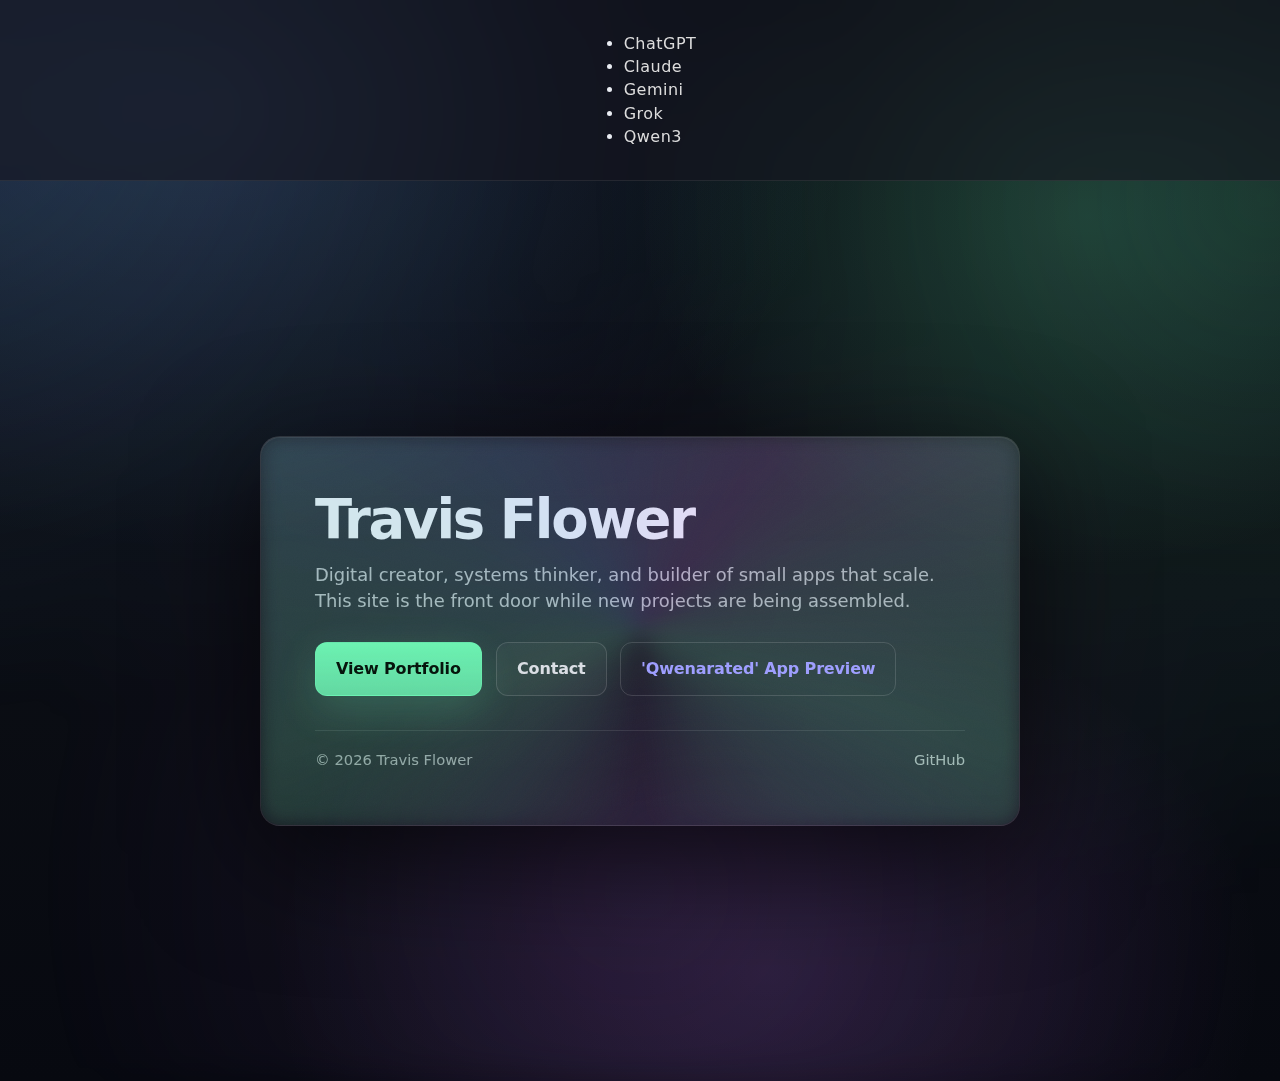
<file: index.html>
<!doctype html>
<html lang="en">
<head>
  <meta charset="utf-8" />
  <title>Travis Flower</title>
  <meta name="viewport" content="width=device-width, initial-scale=1" />
  <meta name="description" content="Travis Flower — digital creator, strategist, and builder." />

  <link rel="stylesheet" href="style.css" />

  <!-- Social preview (Open Graph) -->
<meta property="og:title" content="Travis Flower" />
<meta property="og:description" content="Digital builder. Systems thinker. Shipping small apps that scale." />
<meta property="og:type" content="website" />
<meta property="og:url" content="https://shinralab.github.io/travisflower/" />
<meta property="og:image" content="https://shinralab.github.io/travisflower/ogbg.png" />

<!-- Twitter / X card -->
<meta name="twitter:card" content="summary_large_image" />
<meta name="twitter:title" content="Travis Flower" />
<meta name="twitter:description" content="Digital builder. Systems thinker. Shipping small apps that scale." />
<meta name="twitter:image" content="https://shinralab.github.io/travisflower/ogbg.png" />

</head>
<style>
  nav.bottom-nav {
    position: sticky;
    top: 0;
    display: flex;
    justify-content: center;
    gap: 2rem;
    padding: 1rem 2rem;
    backdrop-filter: blur(12px);
    background: rgba(20, 20, 30, 0.6);
    border-bottom: 1px solid rgba(255, 255, 255, 0.08);
    z-index: 1000;
  }

  nav.bottom-nav a {
    position: relative;
    text-decoration: none;
    font-weight: 500;
    color: #ddd;
    letter-spacing: 0.5px;
    transition: color 0.3s ease;
  }

  nav.bottom-nav a::after {
    content: "";
    position: absolute;
    left: 0;
    bottom: -4px;
    width: 0%;
    height: 2px;
    background: linear-gradient(90deg, #00f5ff, #ff00c8);
    transition: width 0.3s ease;
  }

  nav.bottom-nav a:hover {
    color: #fff;
  }

  nav.bottom-nav a:hover::after {
    width: 100%;
  }
</style>

<body>
  <nav class="bottom-nav">
  <ul>
    <li><a href="https://www.travisflower.com/chatgpt.html">ChatGPT</a></li>
    <li><a href="https://www.travisflower.com/Claude/index.html">Claude</a></li>
    <li><a href="https://www.travisflower.com/gemini.html">Gemini</a></li>
    <li><a href="https://www.travisflower.com/grok.html">Grok</a></li>
    <li><a href="https://www.travisflower.com/Qwen.html">Qwen3</a></li>
  </ul>
</nav>
  
  <main class="wrap">
    <section class="card">
      <h1 class="title">Travis Flower</h1>

      <p class="subtitle">
        Digital creator, systems thinker, and builder of small apps that scale.
        This site is the front door while new projects are being assembled.
      </p>

      <div class="cta">
        <a class="btn primary" href="https://shinrahub.com">View Portfolio</a>
        <a class="btn secondary" href="mailto:rtravisflower@gmail.com">Contact</a>
        <a class="btn tertiary" href="https://www.travisflower.com/genartapp.html">'Qwenarated' App Preview</a>
      </div>

      <footer class="footer">
        <span>© <span id="year"></span> Travis Flower</span>
        <a href="https://github.com/shinralab">GitHub</a>
        <script type='text/javascript' src='https://storage.ko-fi.com/cdn/widget/Widget_2.js'></script><script type='text/javascript'>kofiwidget2.init('Buy me a coffee?', '#5bd642', 'X8X01O19YB');kofiwidget2.draw();</script> 
      </footer>
    </section>
  </main>

  <script>
    document.getElementById('year').textContent = new Date().getFullYear();
  </script>
</body>
</html>
</file>
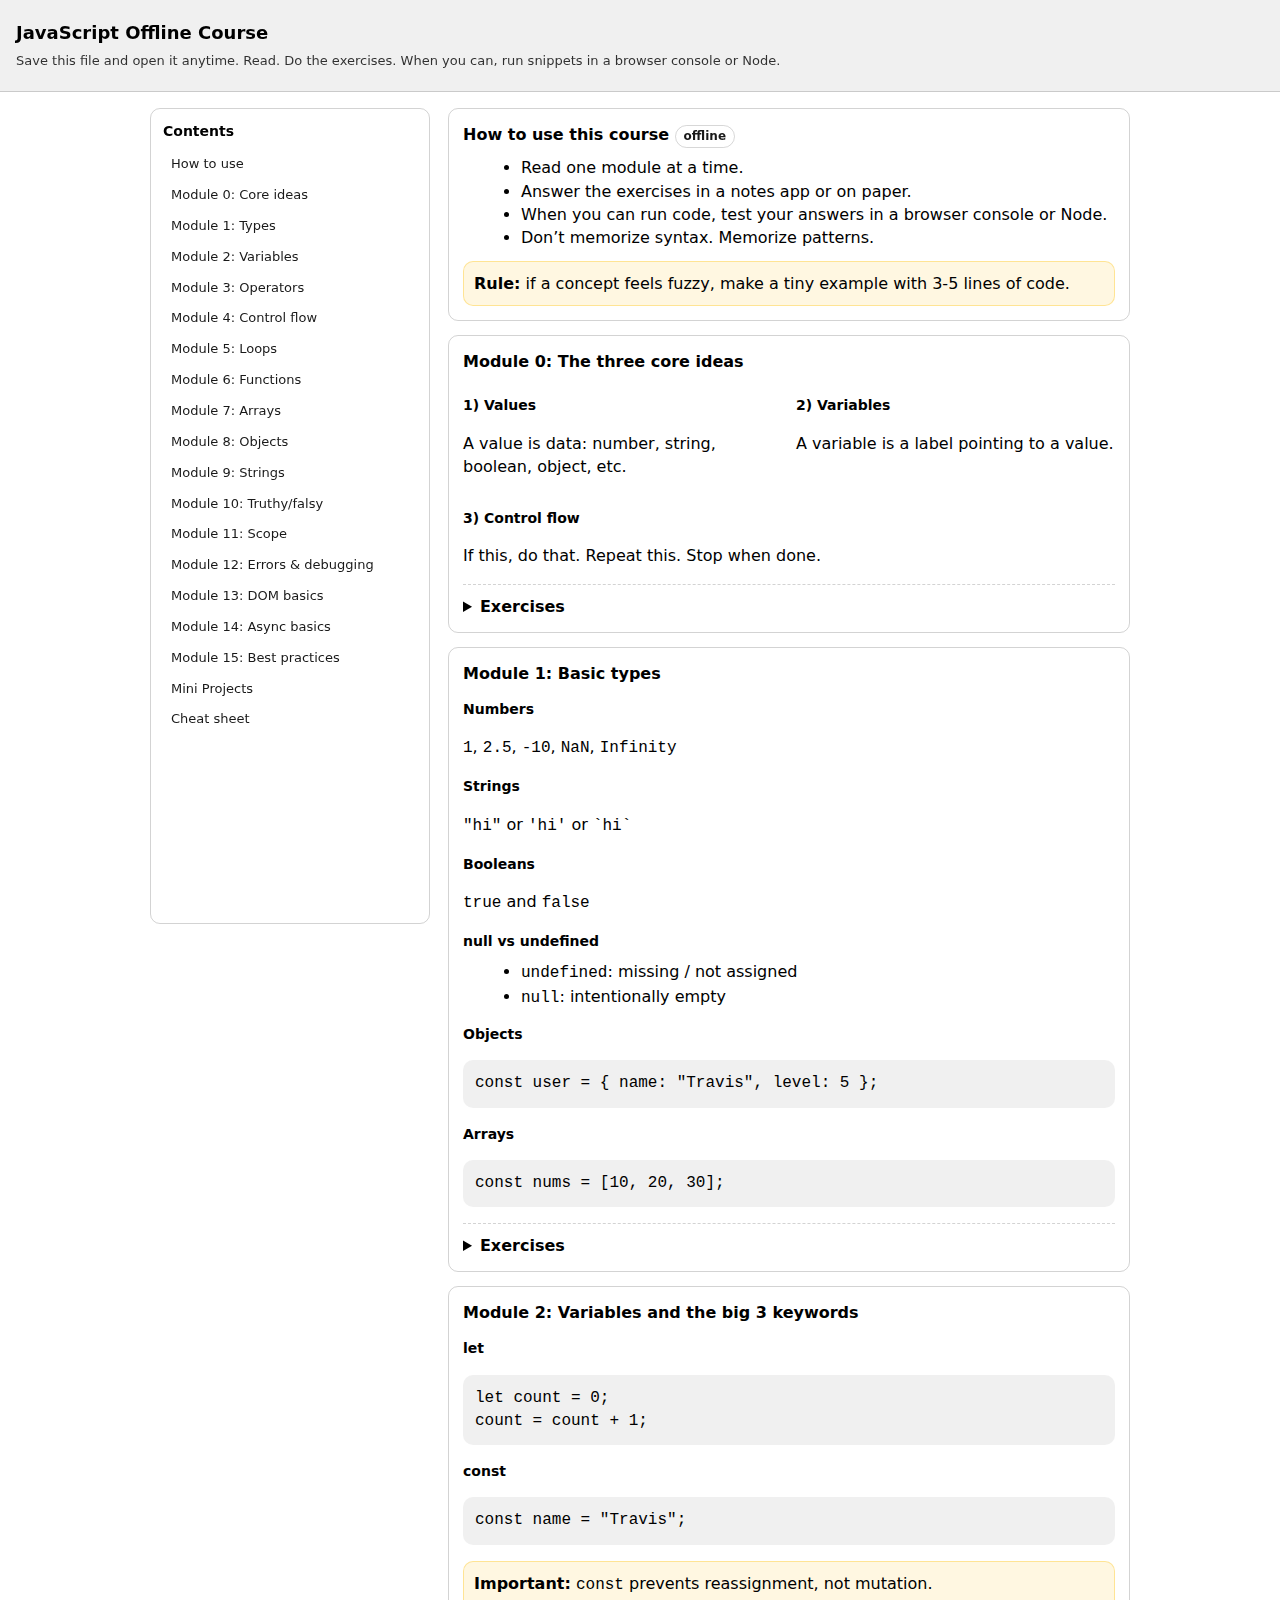
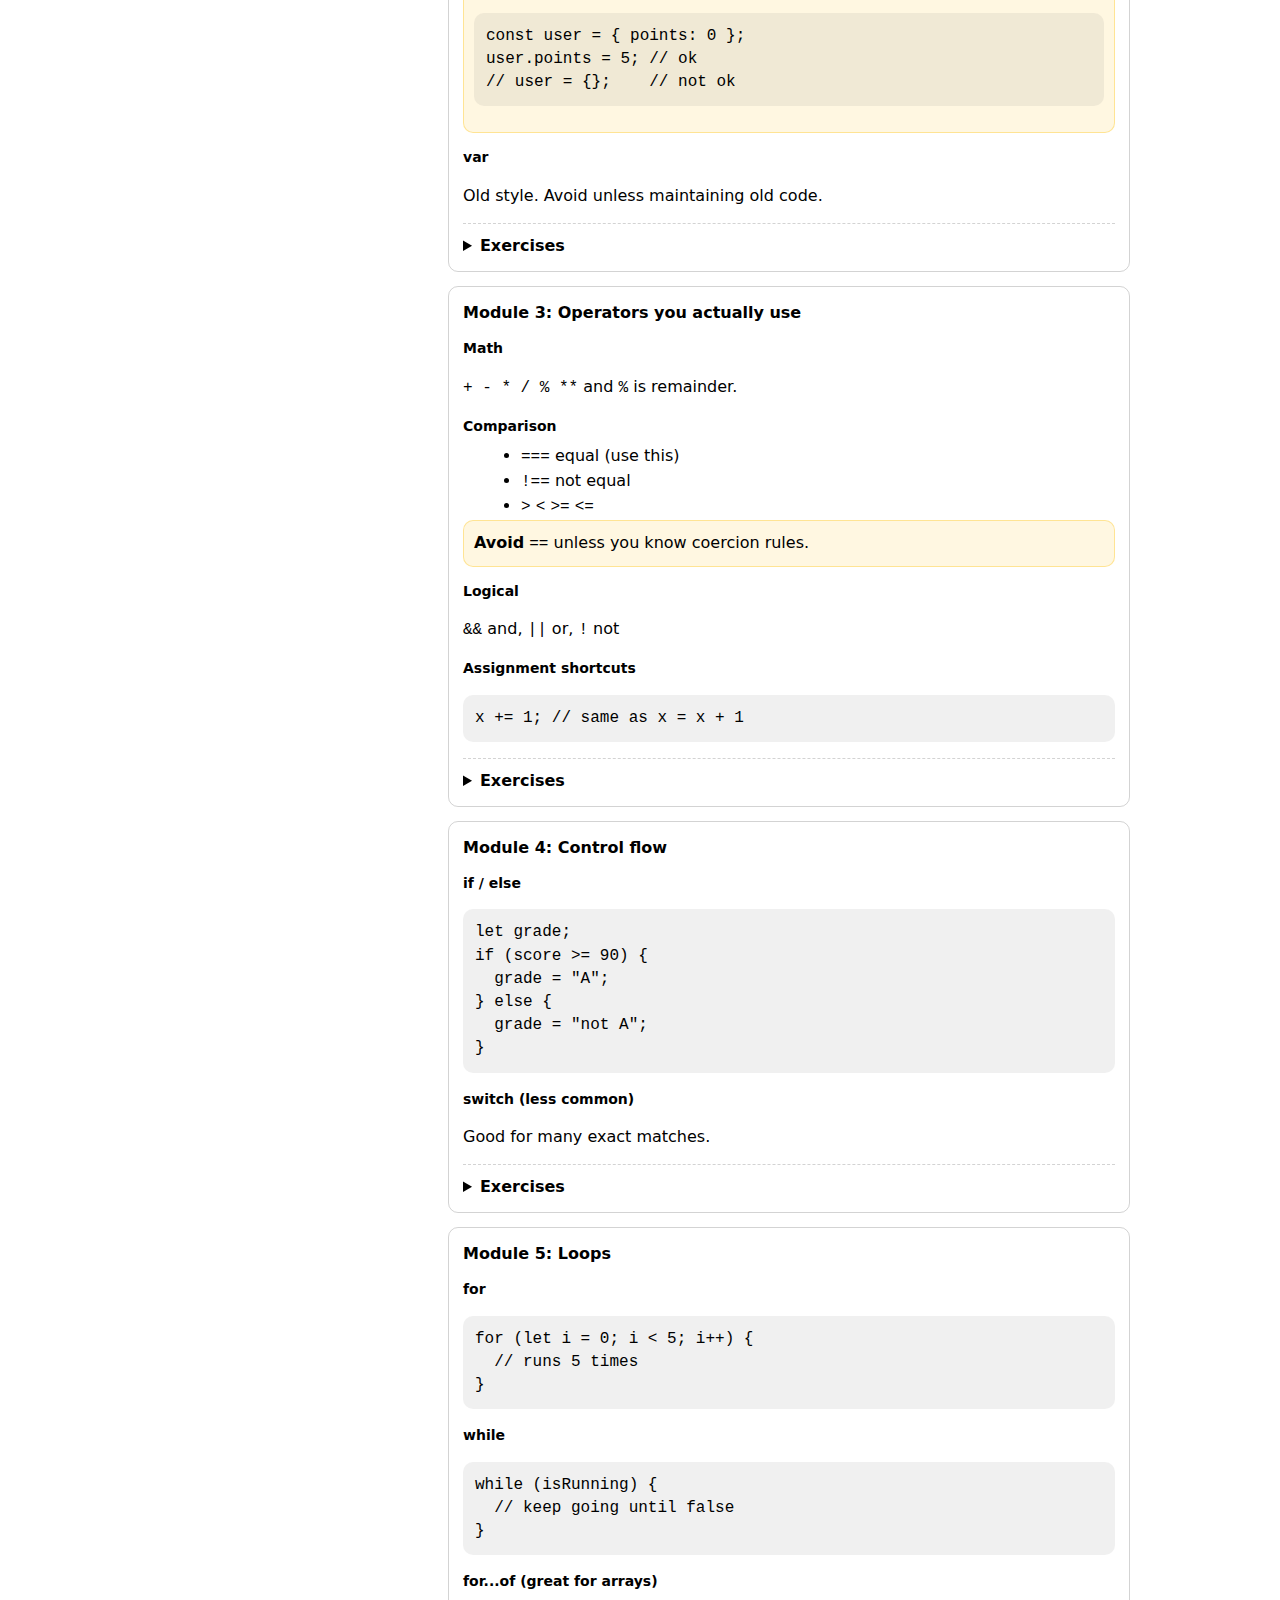
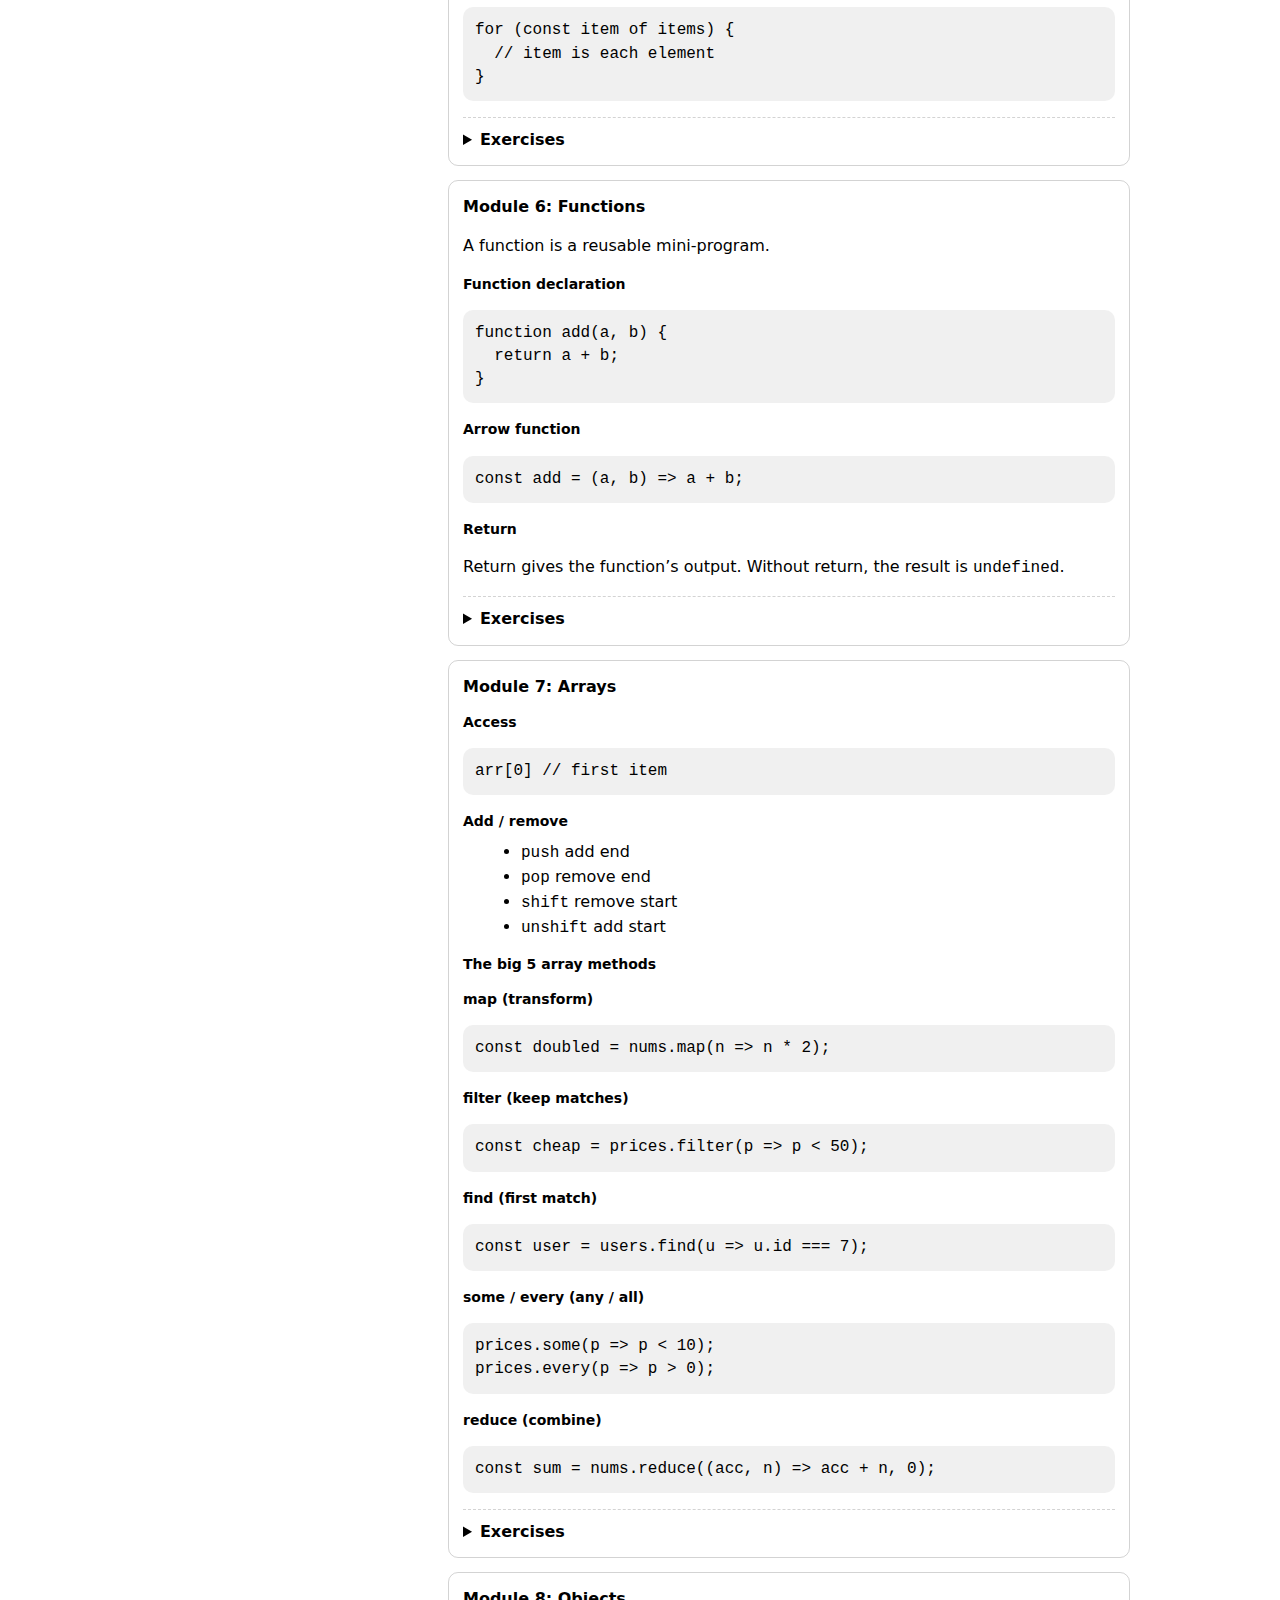
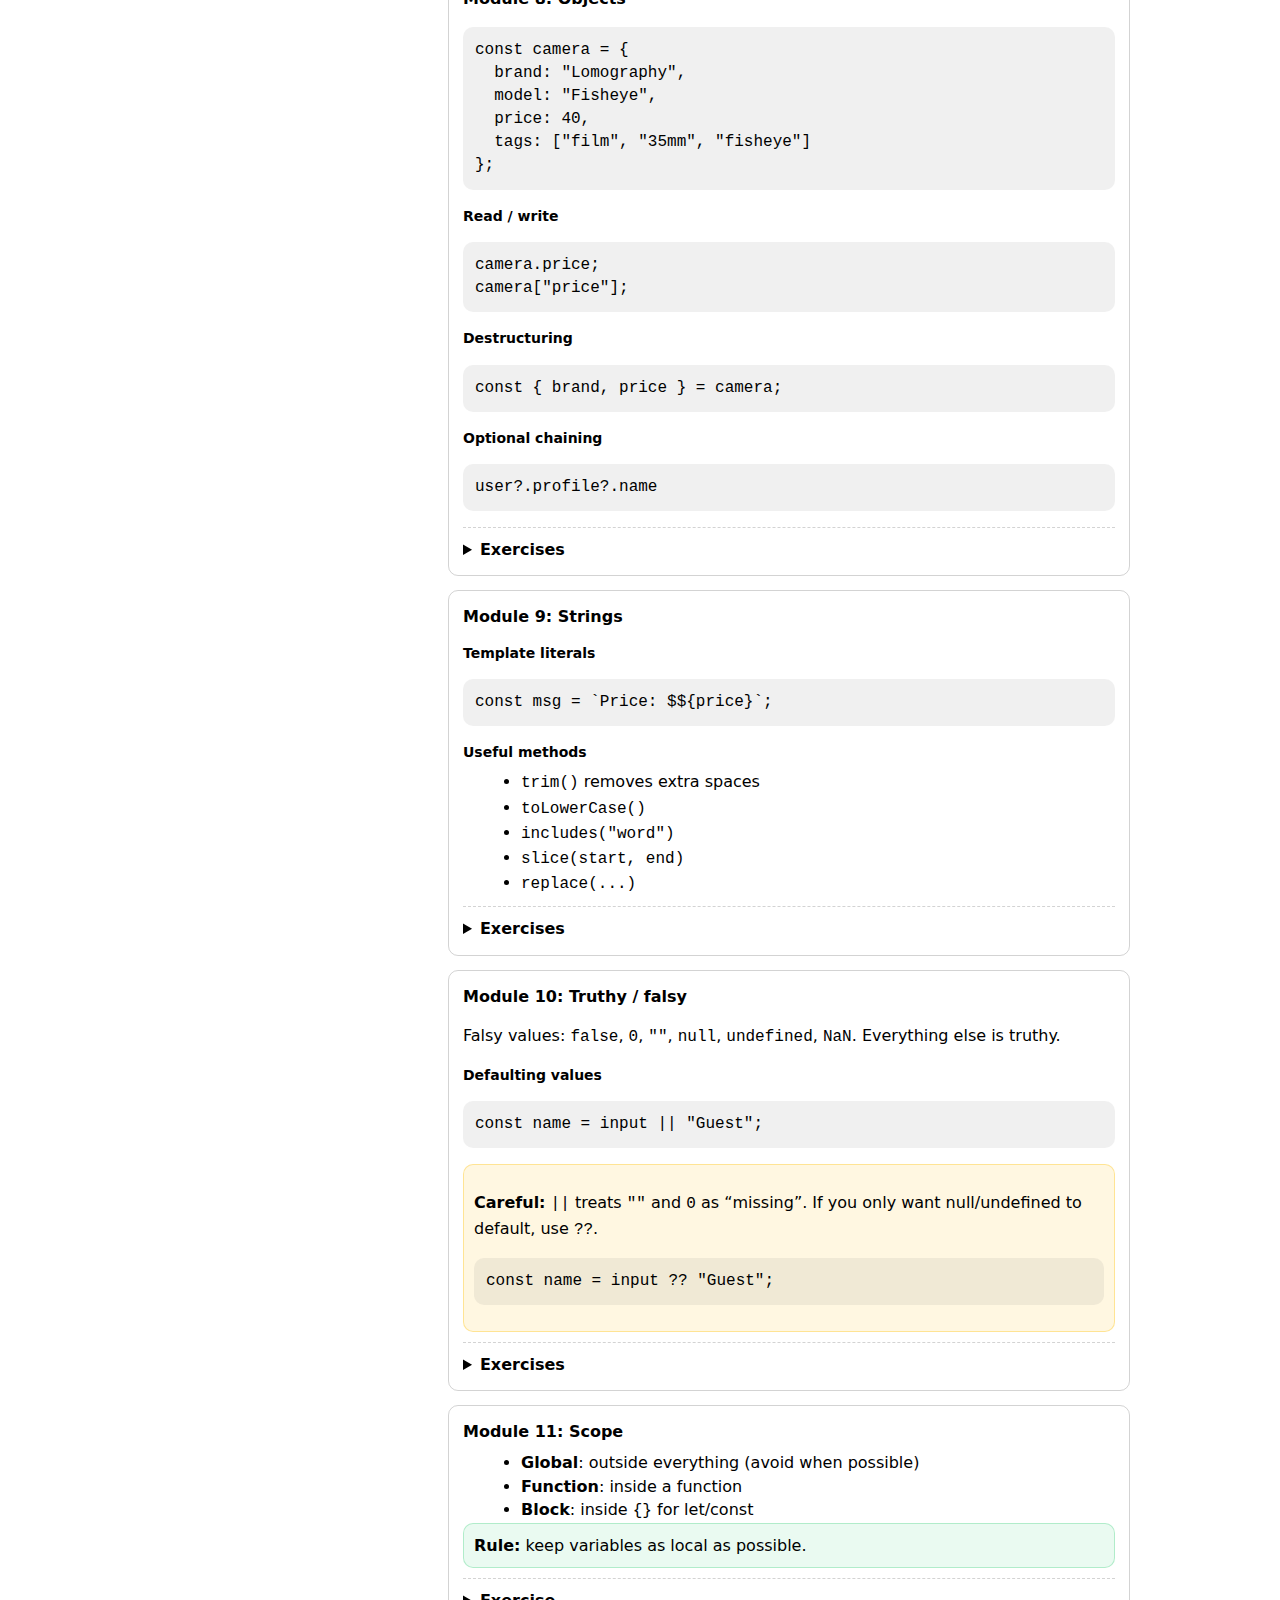
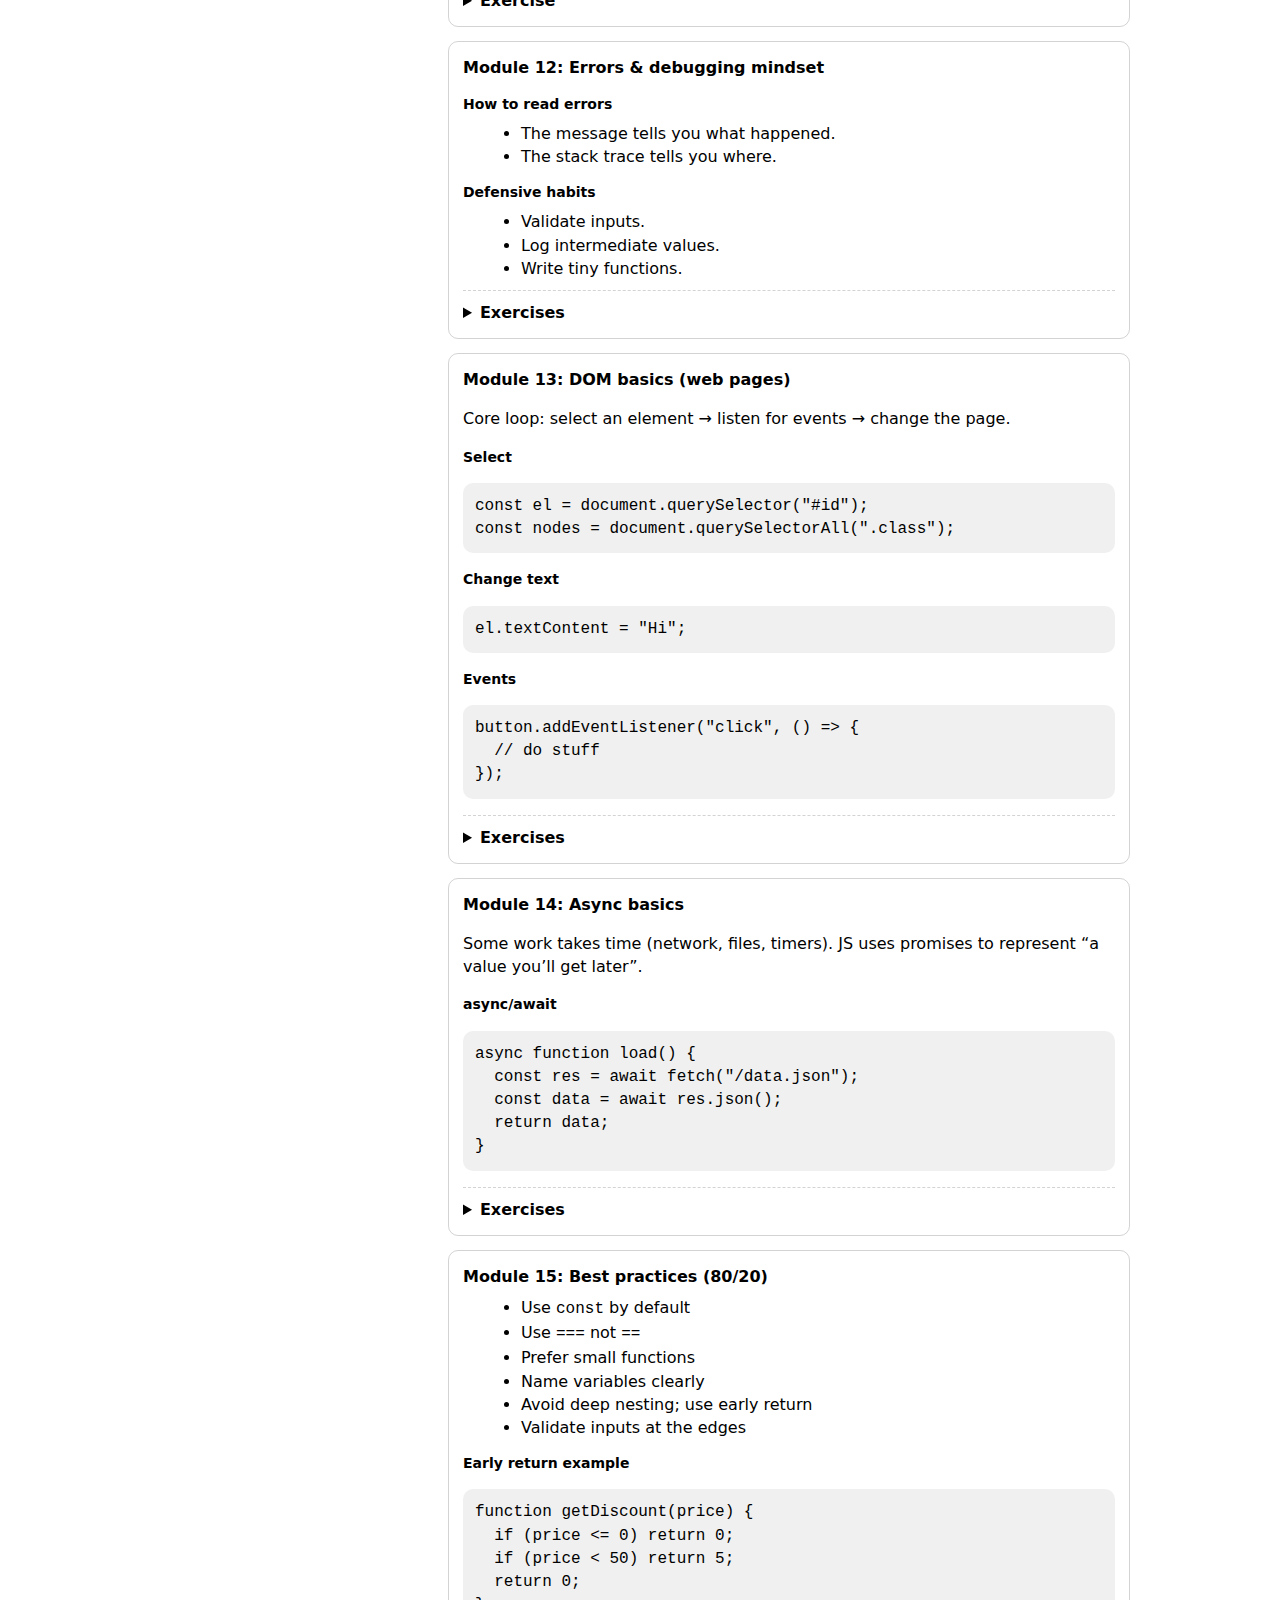
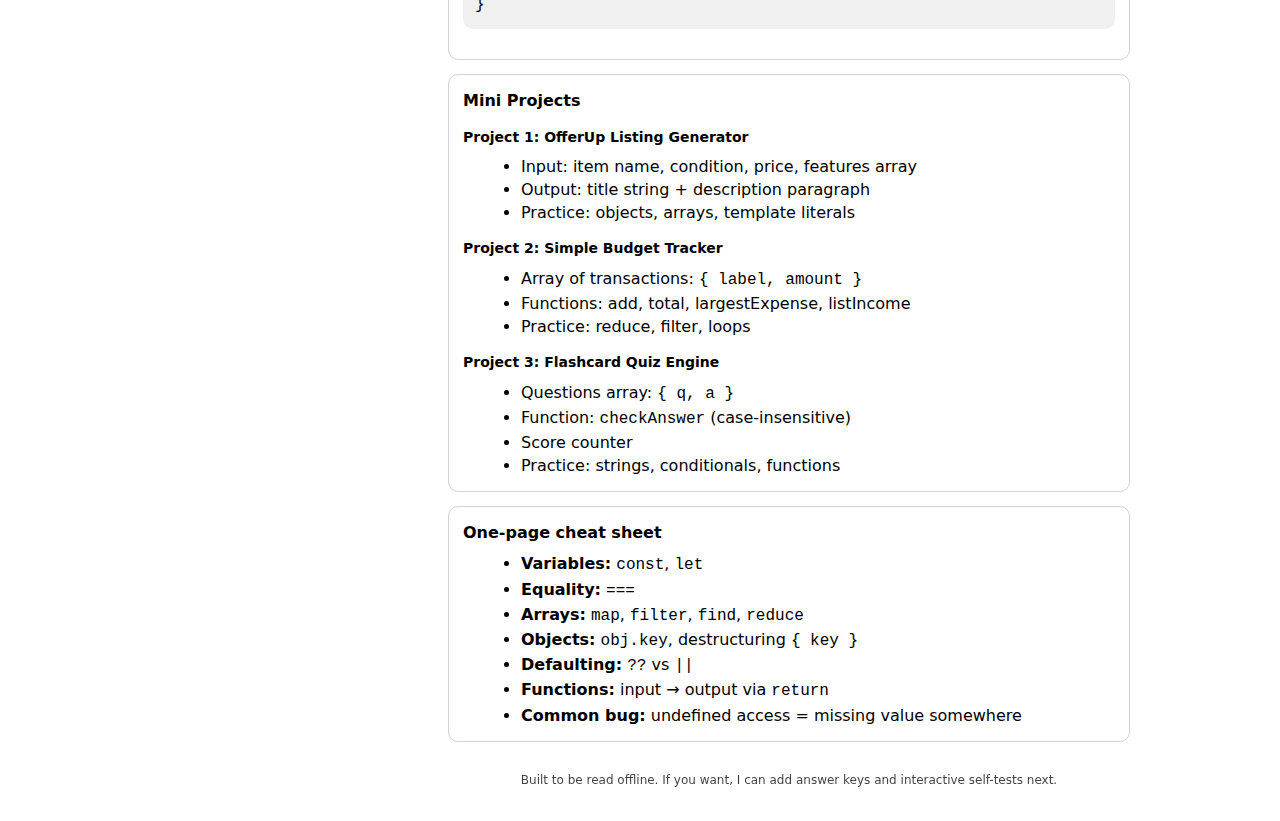
<file: chatGPT/index.html>
<!doctype html>
<html lang="en">
<head>
  <meta charset="utf-8" />
  <meta name="viewport" content="width=device-width,initial-scale=1" />
  <title>JavaScript Offline Course</title>
  <style>
    :root { color-scheme: dark light; }
    body { font-family: system-ui, -apple-system, Segoe UI, Roboto, Arial, sans-serif; line-height: 1.45; margin: 0; }
    header { padding: 20px 16px; border-bottom: 1px solid rgba(128,128,128,.35); position: sticky; top: 0; backdrop-filter: blur(8px); background: rgba(0,0,0,.06); }
    header h1 { margin: 0 0 6px; font-size: 18px; }
    header p { margin: 0; opacity: .8; font-size: 13px; }
    main { max-width: 980px; margin: 0 auto; padding: 16px; display: grid; grid-template-columns: 280px 1fr; gap: 18px; }
    nav { border: 1px solid rgba(128,128,128,.35); border-radius: 10px; padding: 12px; position: sticky; top: 88px; height: calc(100vh - 110px); overflow: auto; }
    nav h2 { margin: 0 0 8px; font-size: 14px; }
    nav a { display: block; padding: 6px 8px; border-radius: 8px; color: inherit; text-decoration: none; font-size: 13px; opacity: .9; }
    nav a:hover { background: rgba(128,128,128,.15); }
    section { border: 1px solid rgba(128,128,128,.35); border-radius: 10px; padding: 14px; margin: 0 0 14px; }
    section h2 { margin: 0 0 8px; font-size: 16px; }
    section h3 { margin: 14px 0 6px; font-size: 14px; }
    code, pre { font-family: ui-monospace, SFMono-Regular, Menlo, Monaco, Consolas, "Liberation Mono", monospace; }
    pre { background: rgba(128,128,128,.12); padding: 12px; border-radius: 10px; overflow: auto; }
    .pill { display: inline-block; font-size: 12px; padding: 2px 8px; border: 1px solid rgba(128,128,128,.35); border-radius: 999px; opacity: .9; }
    details { margin-top: 10px; border-top: 1px dashed rgba(128,128,128,.35); padding-top: 10px; }
    summary { cursor: pointer; font-weight: 600; }
    ul { margin: 8px 0 0 18px; }
    .two-col { display: grid; grid-template-columns: 1fr 1fr; gap: 14px; }
    .note { background: rgba(255, 193, 7, .12); border: 1px solid rgba(255, 193, 7, .35); padding: 10px; border-radius: 10px; }
    .ok { background: rgba(46, 204, 113, .10); border: 1px solid rgba(46, 204, 113, .30); padding: 10px; border-radius: 10px; }
    footer { padding: 16px; opacity: .75; font-size: 12px; text-align: center; }
    @media (max-width: 900px) {
      main { grid-template-columns: 1fr; }
      nav { position: relative; top: 0; height: auto; }
      header { position: relative; }
    }
  </style>
</head>
<body>
  <header>
    <h1>JavaScript Offline Course</h1>
    <p>Save this file and open it anytime. Read. Do the exercises. When you can, run snippets in a browser console or Node.</p>
  </header>

  <main>
    <nav aria-label="Table of contents">
      <h2>Contents</h2>
      <a href="#how-to-use">How to use</a>
      <a href="#m0">Module 0: Core ideas</a>
      <a href="#m1">Module 1: Types</a>
      <a href="#m2">Module 2: Variables</a>
      <a href="#m3">Module 3: Operators</a>
      <a href="#m4">Module 4: Control flow</a>
      <a href="#m5">Module 5: Loops</a>
      <a href="#m6">Module 6: Functions</a>
      <a href="#m7">Module 7: Arrays</a>
      <a href="#m8">Module 8: Objects</a>
      <a href="#m9">Module 9: Strings</a>
      <a href="#m10">Module 10: Truthy/falsy</a>
      <a href="#m11">Module 11: Scope</a>
      <a href="#m12">Module 12: Errors & debugging</a>
      <a href="#m13">Module 13: DOM basics</a>
      <a href="#m14">Module 14: Async basics</a>
      <a href="#m15">Module 15: Best practices</a>
      <a href="#projects">Mini Projects</a>
      <a href="#cheatsheet">Cheat sheet</a>
    </nav>

    <div>
      <section id="how-to-use">
        <h2>How to use this course <span class="pill">offline</span></h2>
        <ul>
          <li>Read one module at a time.</li>
          <li>Answer the exercises in a notes app or on paper.</li>
          <li>When you can run code, test your answers in a browser console or Node.</li>
          <li>Don’t memorize syntax. Memorize patterns.</li>
        </ul>
        <div class="note" style="margin-top:12px;">
          <strong>Rule:</strong> if a concept feels fuzzy, make a tiny example with 3-5 lines of code.
        </div>
      </section>

      <section id="m0">
        <h2>Module 0: The three core ideas</h2>
        <div class="two-col">
          <div>
            <h3>1) Values</h3>
            <p>A value is data: number, string, boolean, object, etc.</p>
          </div>
          <div>
            <h3>2) Variables</h3>
            <p>A variable is a label pointing to a value.</p>
          </div>
        </div>
        <h3>3) Control flow</h3>
        <p>If this, do that. Repeat this. Stop when done.</p>
        <details>
          <summary>Exercises</summary>
          <ul>
            <li>Explain “value” in your own words.</li>
            <li>Explain “variable” in your own words.</li>
            <li>Give one real-world example of control flow.</li>
          </ul>
        </details>
      </section>

      <section id="m1">
        <h2>Module 1: Basic types</h2>
        <h3>Numbers</h3>
        <p><code>1</code>, <code>2.5</code>, <code>-10</code>, <code>NaN</code>, <code>Infinity</code></p>

        <h3>Strings</h3>
        <p><code>"hi"</code> or <code>'hi'</code> or <code>`hi`</code></p>

        <h3>Booleans</h3>
        <p><code>true</code> and <code>false</code></p>

        <h3>null vs undefined</h3>
        <ul>
          <li><code>undefined</code>: missing / not assigned</li>
          <li><code>null</code>: intentionally empty</li>
        </ul>

        <h3>Objects</h3>
        <pre><code>const user = { name: "Travis", level: 5 };</code></pre>

        <h3>Arrays</h3>
        <pre><code>const nums = [10, 20, 30];</code></pre>

        <details>
          <summary>Exercises</summary>
          <ul>
            <li>What type is <code>"5"</code> vs <code>5</code>?</li>
            <li>Explain <code>null</code> vs <code>undefined</code> in plain English.</li>
            <li>Write an object for a camera listing with keys: <code>brand</code>, <code>model</code>, <code>price</code>.</li>
          </ul>
        </details>
      </section>

      <section id="m2">
        <h2>Module 2: Variables and the big 3 keywords</h2>
        <h3>let</h3>
        <pre><code>let count = 0;
count = count + 1;</code></pre>

        <h3>const</h3>
        <pre><code>const name = "Travis";</code></pre>

        <div class="note">
          <strong>Important:</strong> <code>const</code> prevents reassignment, not mutation.
          <pre><code>const user = { points: 0 };
user.points = 5; // ok
// user = {};    // not ok</code></pre>
        </div>

        <h3>var</h3>
        <p>Old style. Avoid unless maintaining old code.</p>

        <details>
          <summary>Exercises</summary>
          <ul>
            <li>When should you use <code>const</code>?</li>
            <li>Why can a <code>const</code> object’s properties still change?</li>
            <li>Convert this to best practice: <code>var total = 0; total = total + 5;</code></li>
          </ul>
        </details>
      </section>

      <section id="m3">
        <h2>Module 3: Operators you actually use</h2>
        <h3>Math</h3>
        <p><code>+ - * / % **</code> and <code>%</code> is remainder.</p>

        <h3>Comparison</h3>
        <ul>
          <li><code>===</code> equal (use this)</li>
          <li><code>!==</code> not equal</li>
          <li><code>&gt;</code> <code>&lt;</code> <code>&gt;=</code> <code>&lt;=</code></li>
        </ul>
        <div class="note"><strong>Avoid</strong> <code>==</code> unless you know coercion rules.</div>

        <h3>Logical</h3>
        <p><code>&amp;&amp;</code> and, <code>||</code> or, <code>!</code> not</p>

        <h3>Assignment shortcuts</h3>
        <pre><code>x += 1; // same as x = x + 1</code></pre>

        <details>
          <summary>Exercises</summary>
          <ul>
            <li>What does <code>10 % 3</code> return?</li>
            <li>Predict true/false: <code>"5" === 5</code>, <code>"5" == 5</code></li>
            <li>Write a condition: age is at least 18 AND hasId is true.</li>
          </ul>
        </details>
      </section>

      <section id="m4">
        <h2>Module 4: Control flow</h2>
        <h3>if / else</h3>
        <pre><code>let grade;
if (score &gt;= 90) {
  grade = "A";
} else {
  grade = "not A";
}</code></pre>

        <h3>switch (less common)</h3>
        <p>Good for many exact matches.</p>

        <details>
          <summary>Exercises</summary>
          <ul>
            <li>If username is missing, set it to <code>"Guest"</code>.</li>
            <li>If price is under 50 say “good deal” else “maybe”.</li>
          </ul>
        </details>
      </section>

      <section id="m5">
        <h2>Module 5: Loops</h2>
        <h3>for</h3>
        <pre><code>for (let i = 0; i &lt; 5; i++) {
  // runs 5 times
}</code></pre>

        <h3>while</h3>
        <pre><code>while (isRunning) {
  // keep going until false
}</code></pre>

        <h3>for...of (great for arrays)</h3>
        <pre><code>for (const item of items) {
  // item is each element
}</code></pre>

        <details>
          <summary>Exercises</summary>
          <ul>
            <li>Loop through <code>[2,4,6]</code> and sum them.</li>
            <li>Loop through an array of prices and count how many are under 50.</li>
          </ul>
        </details>
      </section>

      <section id="m6">
        <h2>Module 6: Functions</h2>
        <p>A function is a reusable mini-program.</p>

        <h3>Function declaration</h3>
        <pre><code>function add(a, b) {
  return a + b;
}</code></pre>

        <h3>Arrow function</h3>
        <pre><code>const add = (a, b) =&gt; a + b;</code></pre>

        <h3>Return</h3>
        <p>Return gives the function’s output. Without return, the result is <code>undefined</code>.</p>

        <details>
          <summary>Exercises</summary>
          <ul>
            <li>Write <code>isEven(n)</code> returns true if n is even.</li>
            <li>Write <code>formatPrice(n)</code> returns a string like <code>$12.30</code>.</li>
            <li>Why does this return undefined?
              <pre><code>function f(){ 2 + 2 }</code></pre>
            </li>
          </ul>
        </details>
      </section>

      <section id="m7">
        <h2>Module 7: Arrays</h2>
        <h3>Access</h3>
        <pre><code>arr[0] // first item</code></pre>

        <h3>Add / remove</h3>
        <ul>
          <li><code>push</code> add end</li>
          <li><code>pop</code> remove end</li>
          <li><code>shift</code> remove start</li>
          <li><code>unshift</code> add start</li>
        </ul>

        <h3>The big 5 array methods</h3>
        <h3>map (transform)</h3>
        <pre><code>const doubled = nums.map(n =&gt; n * 2);</code></pre>

        <h3>filter (keep matches)</h3>
        <pre><code>const cheap = prices.filter(p =&gt; p &lt; 50);</code></pre>

        <h3>find (first match)</h3>
        <pre><code>const user = users.find(u =&gt; u.id === 7);</code></pre>

        <h3>some / every (any / all)</h3>
        <pre><code>prices.some(p =&gt; p &lt; 10);
prices.every(p =&gt; p &gt; 0);</code></pre>

        <h3>reduce (combine)</h3>
        <pre><code>const sum = nums.reduce((acc, n) =&gt; acc + n, 0);</code></pre>

        <details>
          <summary>Exercises</summary>
          <ul>
            <li>Use map to turn <code>["a","b"]</code> into <code>["A","B"]</code>.</li>
            <li>Use filter to keep only even numbers.</li>
            <li>Use reduce to total a cart: <code>[9.99, 4.50, 2.00]</code>.</li>
          </ul>
        </details>
      </section>

      <section id="m8">
        <h2>Module 8: Objects</h2>
        <pre><code>const camera = {
  brand: "Lomography",
  model: "Fisheye",
  price: 40,
  tags: ["film", "35mm", "fisheye"]
};</code></pre>

        <h3>Read / write</h3>
        <pre><code>camera.price;
camera["price"];</code></pre>

        <h3>Destructuring</h3>
        <pre><code>const { brand, price } = camera;</code></pre>

        <h3>Optional chaining</h3>
        <pre><code>user?.profile?.name</code></pre>

        <details>
          <summary>Exercises</summary>
          <ul>
            <li>Make an object for an OfferUp listing.</li>
            <li>Write a function that takes a listing object and returns a title string.</li>
            <li>Explain what optional chaining prevents.</li>
          </ul>
        </details>
      </section>

      <section id="m9">
        <h2>Module 9: Strings</h2>
        <h3>Template literals</h3>
        <pre><code>const msg = `Price: $${price}`;</code></pre>

        <h3>Useful methods</h3>
        <ul>
          <li><code>trim()</code> removes extra spaces</li>
          <li><code>toLowerCase()</code></li>
          <li><code>includes("word")</code></li>
          <li><code>slice(start, end)</code></li>
          <li><code>replace(...)</code></li>
        </ul>

        <details>
          <summary>Exercises</summary>
          <ul>
            <li>Turn <code>"  Hello "</code> into <code>"hello"</code>.</li>
            <li>Check if a title includes “camera” case-insensitive.</li>
          </ul>
        </details>
      </section>

      <section id="m10">
        <h2>Module 10: Truthy / falsy</h2>
        <p>Falsy values: <code>false</code>, <code>0</code>, <code>""</code>, <code>null</code>, <code>undefined</code>, <code>NaN</code>. Everything else is truthy.</p>

        <h3>Defaulting values</h3>
        <pre><code>const name = input || "Guest";</code></pre>

        <div class="note">
          <p><strong>Careful:</strong> <code>||</code> treats <code>""</code> and <code>0</code> as “missing”. If you only want null/undefined to default, use <code>??</code>.</p>
          <pre><code>const name = input ?? "Guest";</code></pre>
        </div>

        <details>
          <summary>Exercises</summary>
          <ul>
            <li>What happens with <code>0 || 10</code>?</li>
            <li>What happens with <code>0 ?? 10</code>?</li>
            <li>When is <code>??</code> better than <code>||</code>?</li>
          </ul>
        </details>
      </section>

      <section id="m11">
        <h2>Module 11: Scope</h2>
        <ul>
          <li><strong>Global</strong>: outside everything (avoid when possible)</li>
          <li><strong>Function</strong>: inside a function</li>
          <li><strong>Block</strong>: inside <code>{}</code> for let/const</li>
        </ul>
        <div class="ok"><strong>Rule:</strong> keep variables as local as possible.</div>

        <details>
          <summary>Exercise</summary>
          <ul>
            <li>Why is global scope risky in large projects?</li>
          </ul>
        </details>
      </section>

      <section id="m12">
        <h2>Module 12: Errors & debugging mindset</h2>
        <h3>How to read errors</h3>
        <ul>
          <li>The message tells you what happened.</li>
          <li>The stack trace tells you where.</li>
        </ul>

        <h3>Defensive habits</h3>
        <ul>
          <li>Validate inputs.</li>
          <li>Log intermediate values.</li>
          <li>Write tiny functions.</li>
        </ul>

        <details>
          <summary>Exercises</summary>
          <ul>
            <li>List 3 likely causes of “Cannot read properties of undefined”.</li>
            <li>How would you guard against missing object keys?</li>
          </ul>
        </details>
      </section>

      <section id="m13">
        <h2>Module 13: DOM basics (web pages)</h2>
        <p>Core loop: select an element → listen for events → change the page.</p>

        <h3>Select</h3>
        <pre><code>const el = document.querySelector("#id");
const nodes = document.querySelectorAll(".class");</code></pre>

        <h3>Change text</h3>
        <pre><code>el.textContent = "Hi";</code></pre>

        <h3>Events</h3>
        <pre><code>button.addEventListener("click", () =&gt; {
  // do stuff
});</code></pre>

        <details>
          <summary>Exercises</summary>
          <ul>
            <li>Set the text of element id <code>status</code> to “Ready”.</li>
            <li>Write a click handler that increments a counter and updates the page.</li>
          </ul>
        </details>
      </section>

      <section id="m14">
        <h2>Module 14: Async basics</h2>
        <p>Some work takes time (network, files, timers). JS uses promises to represent “a value you’ll get later”.</p>

        <h3>async/await</h3>
        <pre><code>async function load() {
  const res = await fetch("/data.json");
  const data = await res.json();
  return data;
}</code></pre>

        <details>
          <summary>Exercises</summary>
          <ul>
            <li>In plain English, what does <code>await</code> do?</li>
            <li>What happens if fetch fails and you don’t catch errors?</li>
          </ul>
        </details>
      </section>

      <section id="m15">
        <h2>Module 15: Best practices (80/20)</h2>
        <ul>
          <li>Use <code>const</code> by default</li>
          <li>Use <code>===</code> not <code>==</code></li>
          <li>Prefer small functions</li>
          <li>Name variables clearly</li>
          <li>Avoid deep nesting; use early return</li>
          <li>Validate inputs at the edges</li>
        </ul>

        <h3>Early return example</h3>
        <pre><code>function getDiscount(price) {
  if (price &lt;= 0) return 0;
  if (price &lt; 50) return 5;
  return 0;
}</code></pre>
      </section>

      <section id="projects">
        <h2>Mini Projects</h2>
        <h3>Project 1: OfferUp Listing Generator</h3>
        <ul>
          <li>Input: item name, condition, price, features array</li>
          <li>Output: title string + description paragraph</li>
          <li>Practice: objects, arrays, template literals</li>
        </ul>

        <h3>Project 2: Simple Budget Tracker</h3>
        <ul>
          <li>Array of transactions: <code>{ label, amount }</code></li>
          <li>Functions: add, total, largestExpense, listIncome</li>
          <li>Practice: reduce, filter, loops</li>
        </ul>

        <h3>Project 3: Flashcard Quiz Engine</h3>
        <ul>
          <li>Questions array: <code>{ q, a }</code></li>
          <li>Function: <code>checkAnswer</code> (case-insensitive)</li>
          <li>Score counter</li>
          <li>Practice: strings, conditionals, functions</li>
        </ul>
      </section>

      <section id="cheatsheet">
        <h2>One-page cheat sheet</h2>
        <ul>
          <li><strong>Variables:</strong> <code>const</code>, <code>let</code></li>
          <li><strong>Equality:</strong> <code>===</code></li>
          <li><strong>Arrays:</strong> <code>map</code>, <code>filter</code>, <code>find</code>, <code>reduce</code></li>
          <li><strong>Objects:</strong> <code>obj.key</code>, destructuring <code>{ key }</code></li>
          <li><strong>Defaulting:</strong> <code>??</code> vs <code>||</code></li>
          <li><strong>Functions:</strong> input → output via <code>return</code></li>
          <li><strong>Common bug:</strong> undefined access = missing value somewhere</li>
        </ul>
      </section>

      <footer>
        Built to be read offline. If you want, I can add answer keys and interactive self-tests next.
      </footer>
    </div>
  </main>
</body>
</html>
</file>
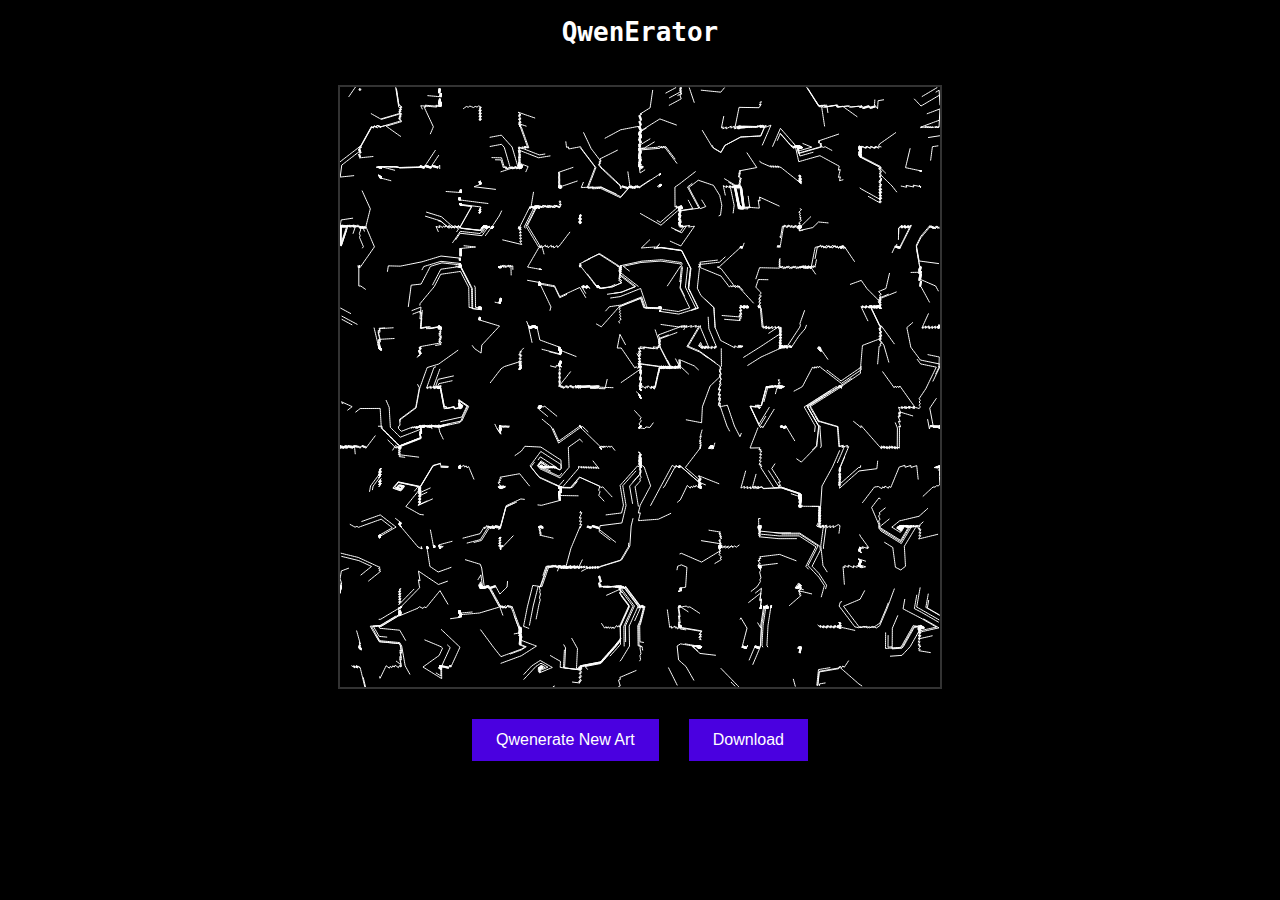
<file: genartapp.html>
<!DOCTYPE html>
<html>
<head>
    <title>"QwenErated - AI Art App Preview"</title>
    <style>
        body { 
            margin: 0; 
            background: #000; 
            display: flex; 
            flex-direction: column; 
            align-items: center; 
            min-height: 100vh;
            font-family: monospace;
            color: white;
        }
        canvas { 
            border: 2px solid #333; 
            margin: 20px; 
            cursor: pointer;
        }
        button { 
            padding: 12px 24px; 
            background: #4a00e0; 
            color: white; 
            border: none; 
            cursor: pointer;
            font-size: 16px;
            margin: 10px;
        }
        .controls {
            display: flex;
            gap: 10px;
            align-items: center;
        }
    </style>
</head>
<body>
    <h1>QwenErator</h1>
    <canvas id="art" width="600" height="600"></canvas>
    <div class="controls">
        <button onclick="generateArt()">Qwenerate New Art</button>
        <button onclick="downloadArt()">Download</button>
    </div>
    
    <script>
        const canvas = document.getElementById('art');
        const ctx = canvas.getContext('2d');
        
        function generateArt() {
            // Clear canvas
            ctx.fillStyle = '#000';
            ctx.fillRect(0, 0, 600, 600);
            
            const mode = Math.floor(Math.random() * 4);
            
            if (mode === 0) {
                // Geometric Patterns
                geometricPattern();
            } else if (mode === 1) {
                // Flow Fields
                flowField();
            } else if (mode === 2) {
                // Circle Packing
                circlePacking();
            } else {
                // Fractal Trees
                fractalTrees();
            }
        }
        
        function geometricPattern() {
            const shapes = Math.floor(Math.random() * 50) + 30;
            for (let i = 0; i < shapes; i++) {
                const x = Math.random() * 600;
                const y = Math.random() * 600;
                const size = Math.random() * 100 + 10;
                const sides = Math.floor(Math.random() * 8) + 3;
                
                ctx.beginPath();
                ctx.moveTo(x + size * Math.cos(0), y + size * Math.sin(0));
                for (let j = 1; j <= sides; j++) {
                    ctx.lineTo(
                        x + size * Math.cos((j * 2 * Math.PI) / sides),
                        y + size * Math.sin((j * 2 * Math.PI) / sides)
                    );
                }
                ctx.closePath();
                
                const hue = Math.floor(Math.random() * 360);
                ctx.fillStyle = `hsla(${hue}, 80%, 60%, ${Math.random() * 0.7 + 0.3})`;
                ctx.fill();
            }
        }
        
        function flowField() {
            const scale = 20;
            const cols = Math.floor(600 / scale);
            const rows = Math.floor(600 / scale);
            
            // Create flow field
            const field = [];
            for (let i = 0; i < cols * rows; i++) {
                field[i] = Math.random() * Math.PI * 2;
            }
            
            // Draw particles following flow field
            ctx.strokeStyle = '#fff';
            ctx.lineWidth = 1;
            
            for (let i = 0; i < 500; i++) {
                let x = Math.random() * 600;
                let y = Math.random() * 600;
                
                ctx.beginPath();
                ctx.moveTo(x, y);
                
                for (let j = 0; j < 50; j++) {
                    const col = Math.floor(x / scale);
                    const row = Math.floor(y / scale);
                    const index = col + row * cols;
                    
                    if (index >= 0 && index < field.length) {
                        const angle = field[index];
                        x += Math.cos(angle) * 2;
                        y += Math.sin(angle) * 2;
                        
                        if (x > 0 && x < 600 && y > 0 && y < 600) {
                            ctx.lineTo(x, y);
                        }
                    }
                }
                ctx.stroke();
            }
        }
        
        function circlePacking() {
            const circles = [];
            const attempts = 5000;
            
            for (let i = 0; i < attempts; i++) {
                let newCircle = {
                    x: Math.random() * 600,
                    y: Math.random() * 600,
                    r: Math.random() * 15 + 2
                };
                
                let valid = true;
                for (let j = 0; j < circles.length; j++) {
                    const dx = newCircle.x - circles[j].x;
                    const dy = newCircle.y - circles[j].y;
                    const dist = Math.sqrt(dx * dx + dy * dy);
                    
                    if (dist < newCircle.r + circles[j].r) {
                        valid = false;
                        break;
                    }
                }
                
                if (valid) {
                    circles.push(newCircle);
                }
            }
            
            circles.forEach(circle => {
                ctx.beginPath();
                ctx.arc(circle.x, circle.y, circle.r, 0, Math.PI * 2);
                const hue = Math.floor(Math.random() * 360);
                ctx.fillStyle = `hsla(${hue}, 80%, 60%, 0.7)`;
                ctx.fill();
            });
        }
        
        function fractalTrees() {
            function drawTree(x, y, angle, depth, length) {
                if (depth === 0) return;
                
                const endX = x + Math.cos(angle) * length;
                const endY = y + Math.sin(angle) * length;
                
                ctx.beginPath();
                ctx.moveTo(x, y);
                ctx.lineTo(endX, endY);
                ctx.strokeStyle = `hsl(${100 + depth * 20}, 80%, 50%)`;
                ctx.lineWidth = depth * 0.5;
                ctx.stroke();
                
                drawTree(endX, endY, angle - 0.5, depth - 1, length * 0.7);
                drawTree(endX, endY, angle + 0.3, depth - 1, length * 0.7);
                drawTree(endX, endY, angle + 0.1, depth - 1, length * 0.7);
            }
            
            drawTree(300, 550, -Math.PI/2, 8, 80);
        }
        
        function downloadArt() {
            const link = document.createElement('a');
            link.download = 'procedural-art.png';
            link.href = canvas.toDataURL();
            link.click();
        }
        
        // Generate first piece
        generateArt();
        
        // Click canvas to regenerate
        canvas.addEventListener('click', generateArt);
    </script>
</body>
</html>
</file>
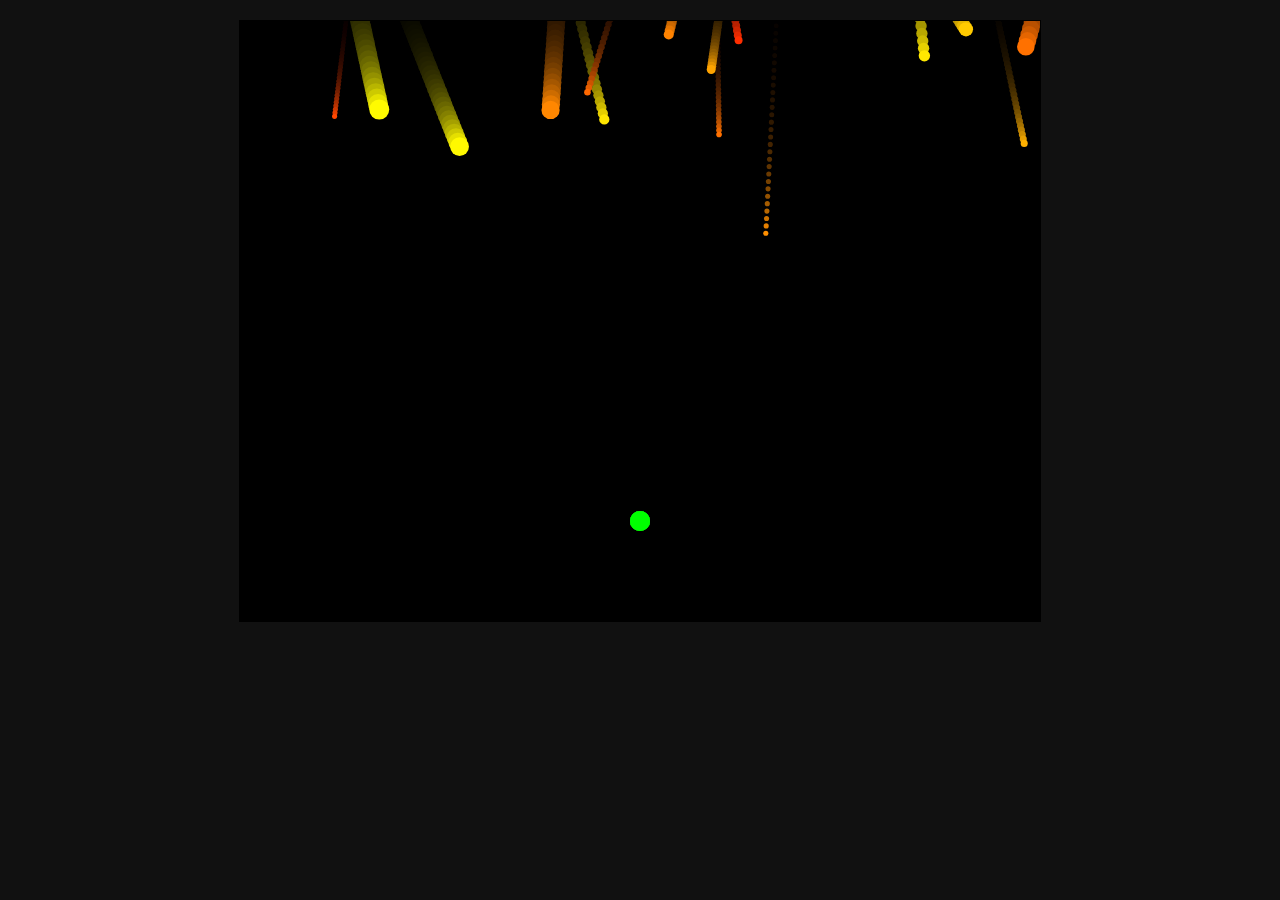
<file: Qwen.html>
<!DOCTYPE html>
<html>
<head>
    <title>Quick Bullet Hell</title>
    <style>
        canvas { border: 1px solid black; display: block; margin: 20px auto; }
        body { background: #111; text-align: center; }
    </style>
</head>
<body>
    <canvas id="game" width="800" height="600"></canvas>
    <script>
        const canvas = document.getElementById('game');
        const ctx = canvas.getContext('2d');
        
        // Player
        const player = { x: 400, y: 500, radius: 10, color: '#00ff00' };
        
        // Bullets array
        let bullets = [];
        
        // Mouse movement
        canvas.addEventListener('mousemove', (e) => {
            const rect = canvas.getBoundingClientRect();
            player.x = e.clientX - rect.left;
            player.y = e.clientY - rect.top;
        });
        
        // Spawn bullets
        setInterval(() => {
            for (let i = 0; i < 5; i++) {
                bullets.push({
                    x: Math.random() * 800,
                    y: -10,
                    vx: (Math.random() - 0.5) * 4,
                    vy: Math.random() * 6 + 2,
                    radius: Math.random() * 8 + 2,
                    color: `hsl(${Math.random() * 60}, 100%, 50%)`
                });
            }
        }, 200);
        
        // Game loop
        function gameLoop() {
            // Clear canvas
            ctx.fillStyle = 'rgba(0,0,0,0.1)';
            ctx.fillRect(0, 0, 800, 600);
            
            // Update and draw bullets
            bullets = bullets.filter(bullet => {
                bullet.x += bullet.vx;
                bullet.y += bullet.vy;
                
                ctx.beginPath();
                ctx.arc(bullet.x, bullet.y, bullet.radius, 0, Math.PI * 2);
                ctx.fillStyle = bullet.color;
                ctx.fill();
                
                // Collision check
                const dx = bullet.x - player.x;
                const dy = bullet.y - player.y;
                const distance = Math.sqrt(dx * dx + dy * dy);
                
                if (distance < player.radius + bullet.radius) {
                    // Hit!
                    ctx.fillStyle = 'white';
                    ctx.font = '40px Arial';
                    ctx.fillText('GAME OVER', 300, 300);
                    return false;
                }
                
                return bullet.y < 610 && bullet.x > -10 && bullet.x < 810;
            });
            
            // Draw player
            ctx.beginPath();
            ctx.arc(player.x, player.y, player.radius, 0, Math.PI * 2);
            ctx.fillStyle = player.color;
            ctx.fill();
            
            requestAnimationFrame(gameLoop);
        }
        
        gameLoop();
    </script>
</body>
</html>
</file>
<file: style.css>
/* ---------------------------
   TravisFlower.com - style.css
   Premium glass + glow + motion
---------------------------- */

/* Reset / base */
*,
*::before,
*::after {
  box-sizing: border-box;
}

html {
  color-scheme: dark;
}

body {
  margin: 0;
  min-height: 100vh;
  font-family: system-ui, -apple-system, Segoe UI, Roboto, Helvetica, Arial, sans-serif;
  line-height: 1.45;
  -webkit-font-smoothing: antialiased;
  text-rendering: optimizeLegibility;
  overflow-x: hidden;

  /* Background */
  background: radial-gradient(1200px 800px at 15% 10%, rgba(120, 180, 255, 0.20), rgba(0, 0, 0, 0) 55%),
              radial-gradient(900px 700px at 85% 20%, rgba(108, 242, 178, 0.18), rgba(0, 0, 0, 0) 50%),
              radial-gradient(900px 700px at 60% 90%, rgba(200, 120, 255, 0.14), rgba(0, 0, 0, 0) 55%),
              linear-gradient(180deg, #070910 0%, #0b0e14 55%, #070910 100%);
  color: #e9ecf2;
}

/* Subtle animated “aurora” overlay */
body::before {
  content: "";
  position: fixed;
  inset: -20%;
  pointer-events: none;
  background:
    radial-gradient(circle at 10% 20%, rgba(120, 180, 255, 0.14), transparent 35%),
    radial-gradient(circle at 85% 30%, rgba(108, 242, 178, 0.12), transparent 40%),
    radial-gradient(circle at 50% 85%, rgba(200, 120, 255, 0.10), transparent 45%);
  filter: blur(18px);
  opacity: 0.9;
  transform: translate3d(0, 0, 0);
  animation: auroraDrift 14s ease-in-out infinite alternate;
}

@keyframes auroraDrift {
  0%   { transform: translate(-2%, -1%) scale(1.02); }
  100% { transform: translate(2%, 1%) scale(1.06); }
}

/* Main layout */
.wrap {
  min-height: 100vh;
  display: grid;
  place-items: center;
  padding: clamp(24px, 5vw, 56px);
}

/* Card */
.card {
  width: min(760px, 92vw);
  padding: clamp(28px, 5vw, 54px);
  border-radius: 20px;

  /* Glass */
  background: linear-gradient(180deg, rgba(255,255,255,0.06), rgba(255,255,255,0.02));
  border: 1px solid rgba(255,255,255,0.10);
  box-shadow:
    0 30px 120px rgba(0,0,0,0.65),
    inset 0 1px 0 rgba(255,255,255,0.08);
  backdrop-filter: blur(14px);
  -webkit-backdrop-filter: blur(14px);

  position: relative;
  overflow: hidden;
}

/* Animated glow border */
.card::before {
  content: "";
  position: absolute;
  inset: -2px;
  border-radius: inherit;
  background: conic-gradient(
    from 180deg,
    rgba(108, 242, 178, 0.0),
    rgba(108, 242, 178, 0.55),
    rgba(120, 180, 255, 0.55),
    rgba(200, 120, 255, 0.45),
    rgba(108, 242, 178, 0.55),
    rgba(108, 242, 178, 0.0)
  );
  filter: blur(10px);
  opacity: 0.35;
  animation: spinGlow 8s linear infinite;
  pointer-events: none;
}

@keyframes spinGlow {
  to { transform: rotate(360deg); }
}

/* Noise texture for “expensive” look */
.card::after {
  content: "";
  position: absolute;
  inset: 0;
  border-radius: inherit;
  pointer-events: none;
  background-image: url("data:image/svg+xml,%3Csvg xmlns='http://www.w3.org/2000/svg' width='180' height='180'%3E%3Cfilter id='n'%3E%3CfeTurbulence type='fractalNoise' baseFrequency='.9' numOctaves='3' stitchTiles='stitch'/%3E%3C/filter%3E%3Crect width='180' height='180' filter='url(%23n)' opacity='.22'/%3E%3C/svg%3E");
  mix-blend-mode: overlay;
  opacity: 0.10;
}

/* Typography */
.title {
  font-size: clamp(2.1rem, 5vw, 3.4rem);
  letter-spacing: -0.04em;
  margin: 0 0 14px 0;
  line-height: 1.05;
}

.subtitle {
  margin: 0 0 28px 0;
  color: rgba(233, 236, 242, 0.72);
  font-size: clamp(1.0rem, 1.7vw, 1.12rem);
  max-width: 60ch;
}

/* CTA buttons */
.cta {
  display: flex;
  gap: 14px;
  flex-wrap: wrap;
  align-items: center;
  margin-top: 8px;
}

/* Button base */
.btn {
  display: inline-flex;
  align-items: center;
  justify-content: center;
  gap: 10px;

  padding: 0.9rem 1.25rem;
  border-radius: 12px;
  text-decoration: none;
  font-weight: 650;
  letter-spacing: -0.01em;

  border: 1px solid rgba(255,255,255,0.14);
  transition: transform 160ms ease, box-shadow 160ms ease, background 160ms ease, border-color 160ms ease;
  will-change: transform;
}

/* Primary */
.btn.primary {
  color: #06140c;
  background: linear-gradient(180deg, rgba(108, 242, 178, 1), rgba(108, 242, 178, 0.86));
  border-color: rgba(108, 242, 178, 0.55);
  box-shadow: 0 14px 40px rgba(108, 242, 178, 0.18);
}

/* Secondary */
.btn.secondary {
  color: rgba(233, 236, 242, 0.92);
  background: rgba(255,255,255,0.03);
}

/* Hover / focus */
.btn:hover {
  transform: translateY(-1px);
}

.btn.primary:hover {
  box-shadow: 0 18px 60px rgba(108, 242, 178, 0.26);
}

.btn.secondary:hover {
  background: rgba(255,255,255,0.06);
  border-color: rgba(255,255,255,0.22);
}

.btn:focus-visible {
  outline: none;
  box-shadow: 0 0 0 4px rgba(120, 180, 255, 0.24);
}

/* Footer */
.footer {
  margin-top: 34px;
  display: flex;
  justify-content: space-between;
  gap: 16px;
  flex-wrap: wrap;
  align-items: center;

  color: rgba(233, 236, 242, 0.62);
  font-size: 0.92rem;
  border-top: 1px solid rgba(255,255,255,0.10);
  padding-top: 18px;
}

.footer a {
  color: rgba(233, 236, 242, 0.70);
  text-decoration: none;
  transition: color 160ms ease;
}

.footer a:hover {
  color: rgba(233, 236, 242, 0.95);
}

/* Small screens */
@media (max-width: 420px) {
  .btn {
    width: 100%;
  }
}

/* Accessibility: reduce motion */
@media (prefers-reduced-motion: reduce) {
  body::before,
  .card::before {
    animation: none !important;
  }
  .btn {
    transition: none;
  }
}
</file>
